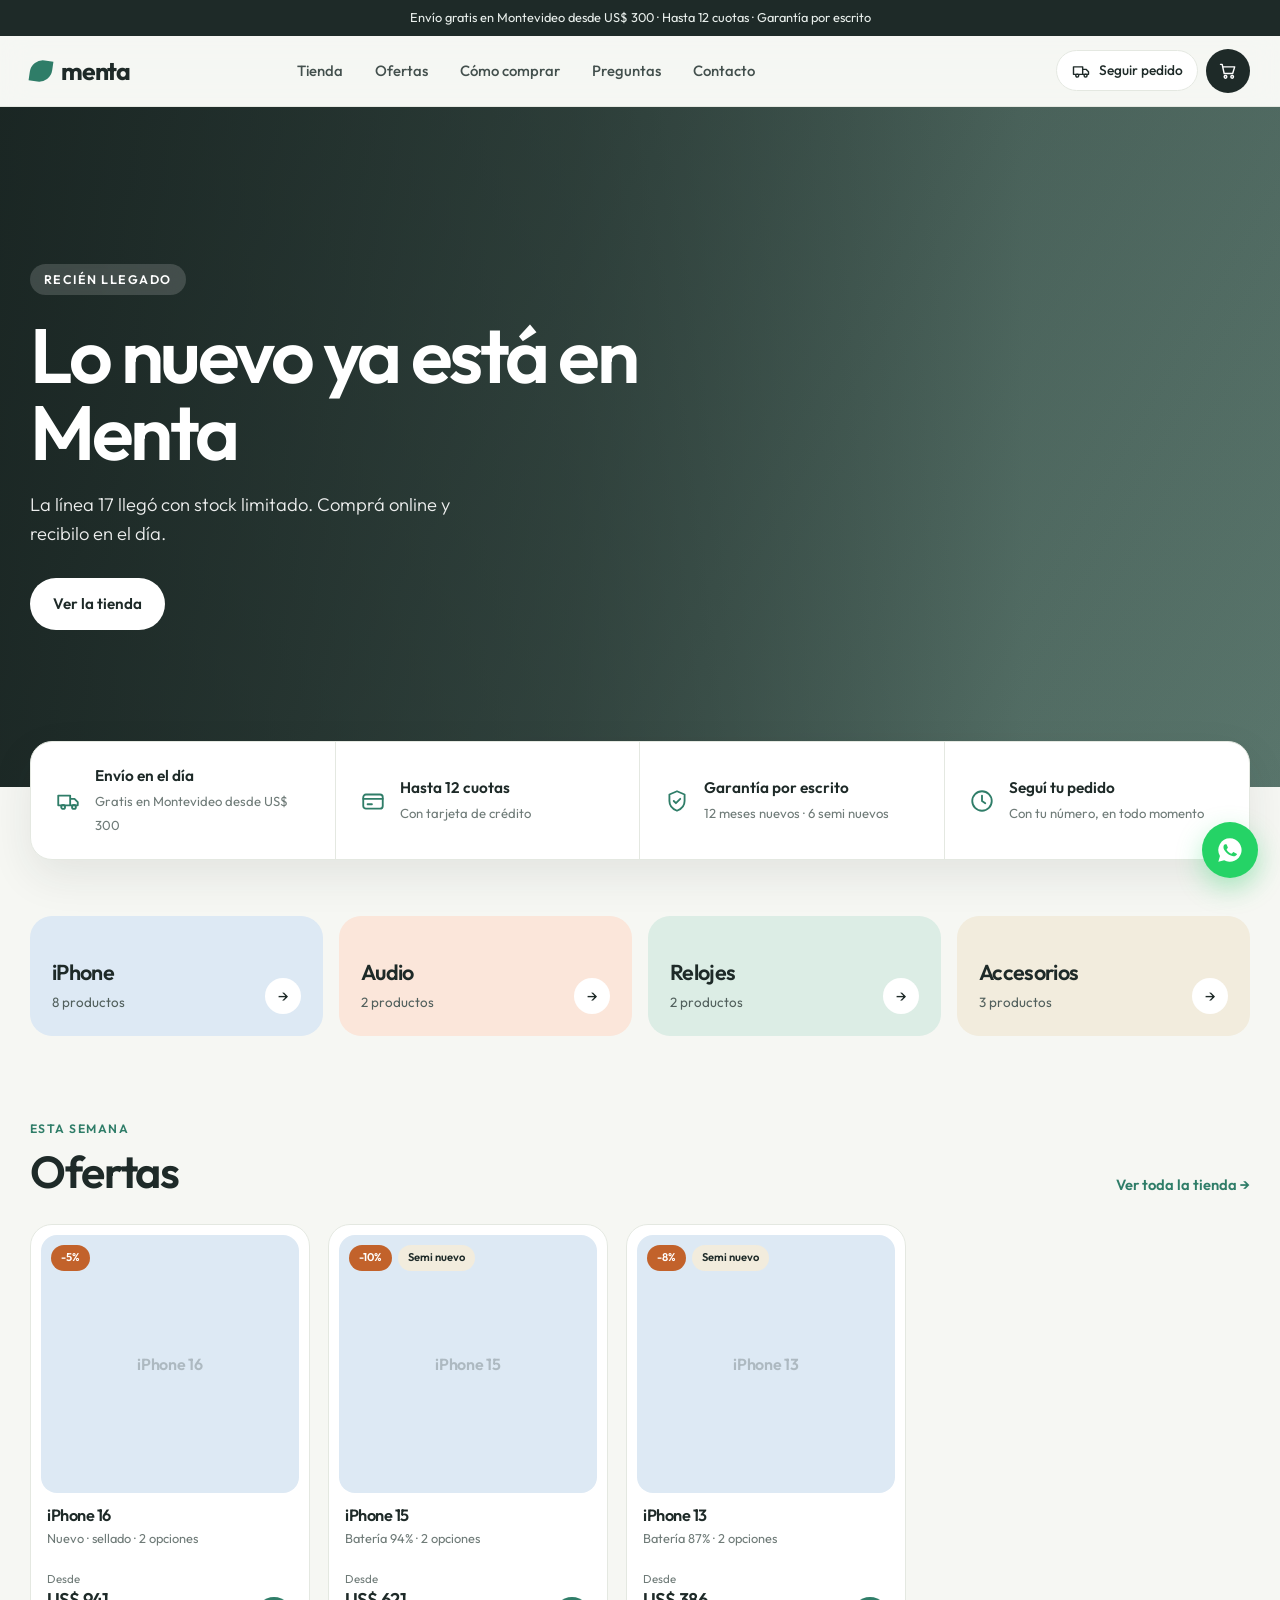
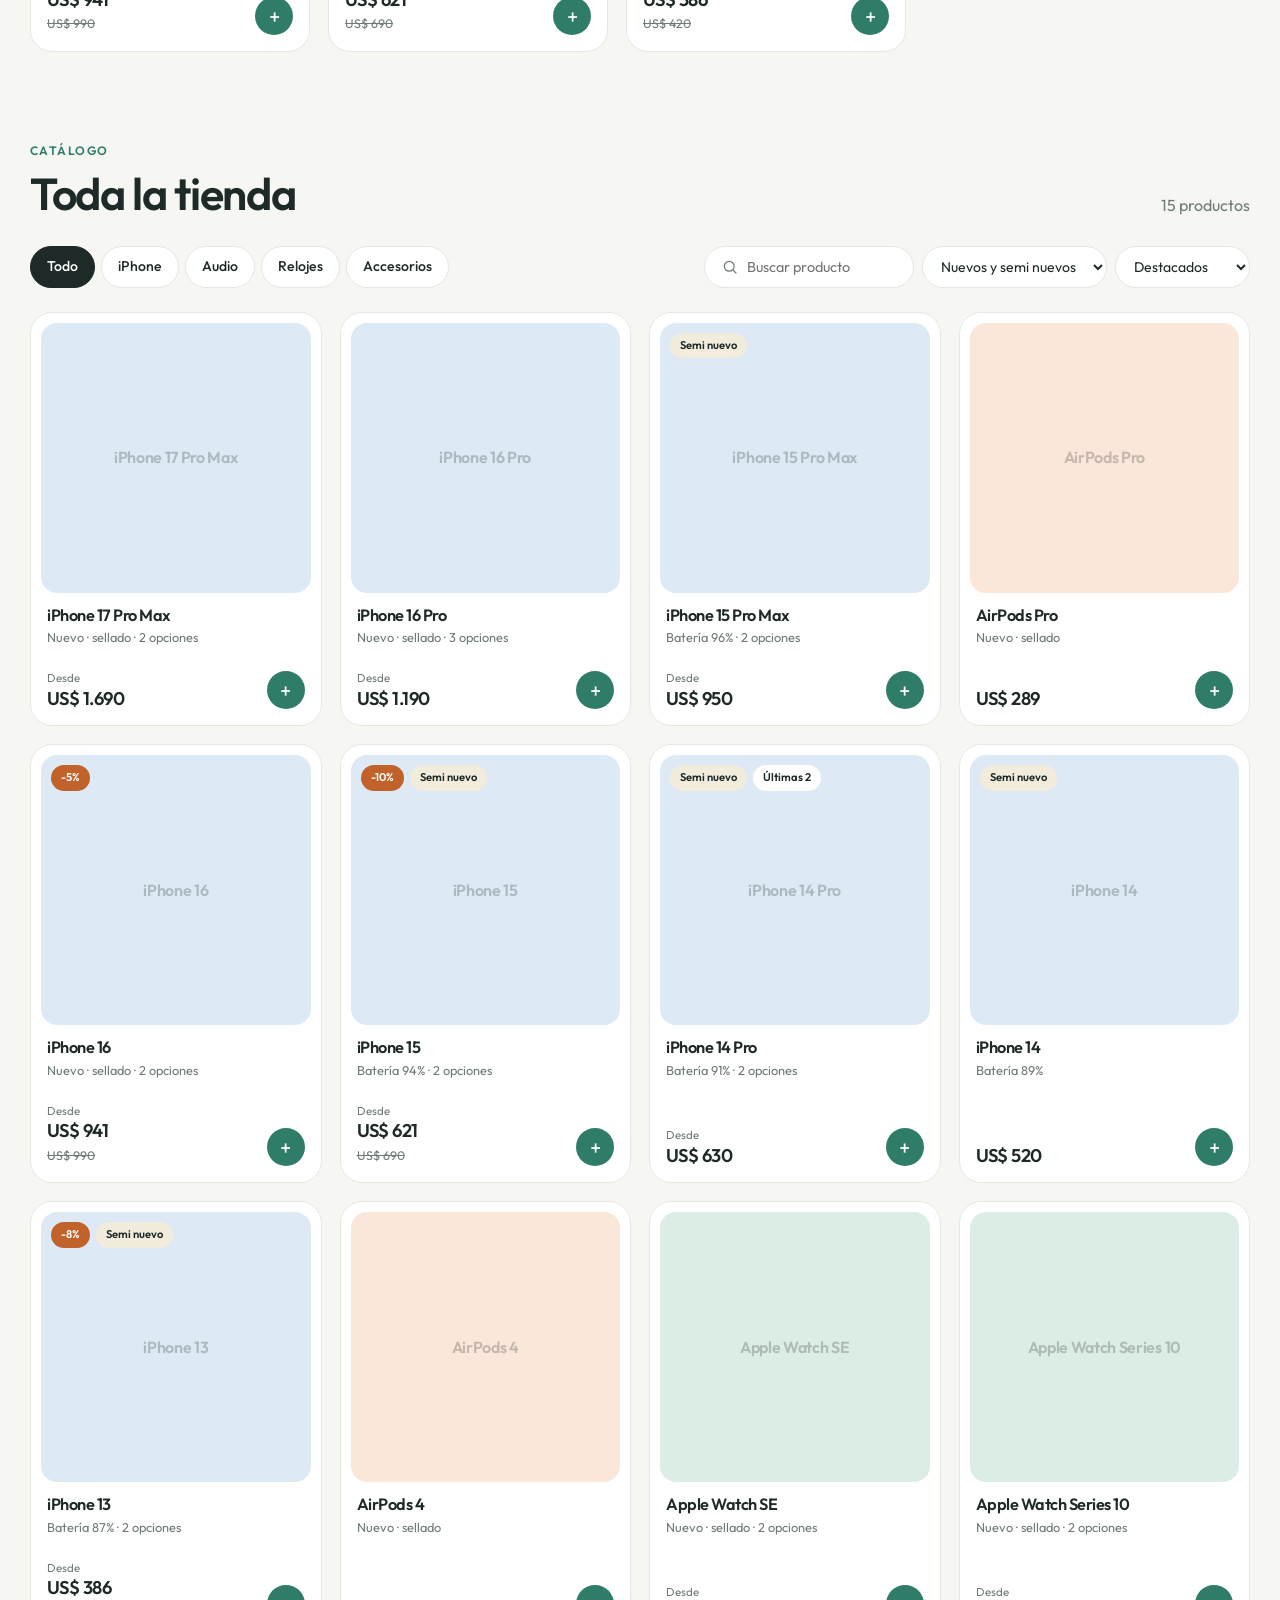
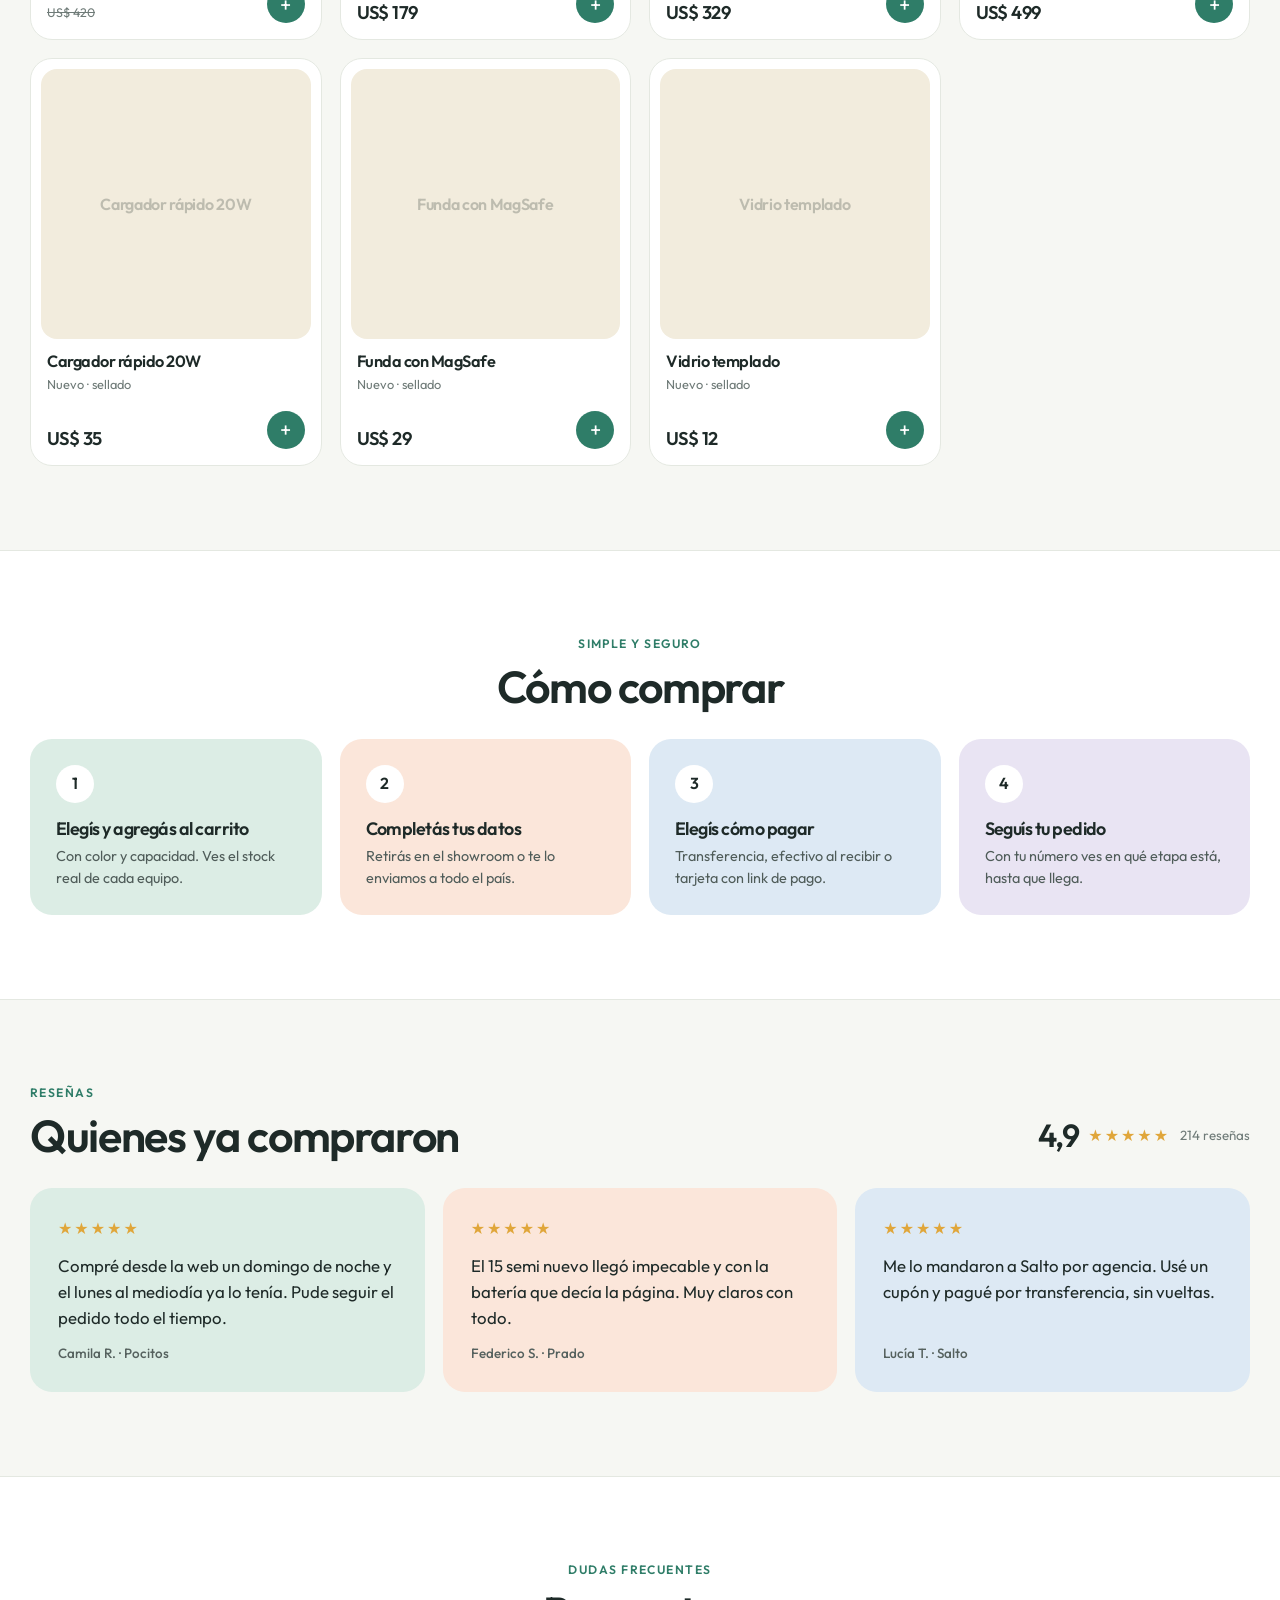
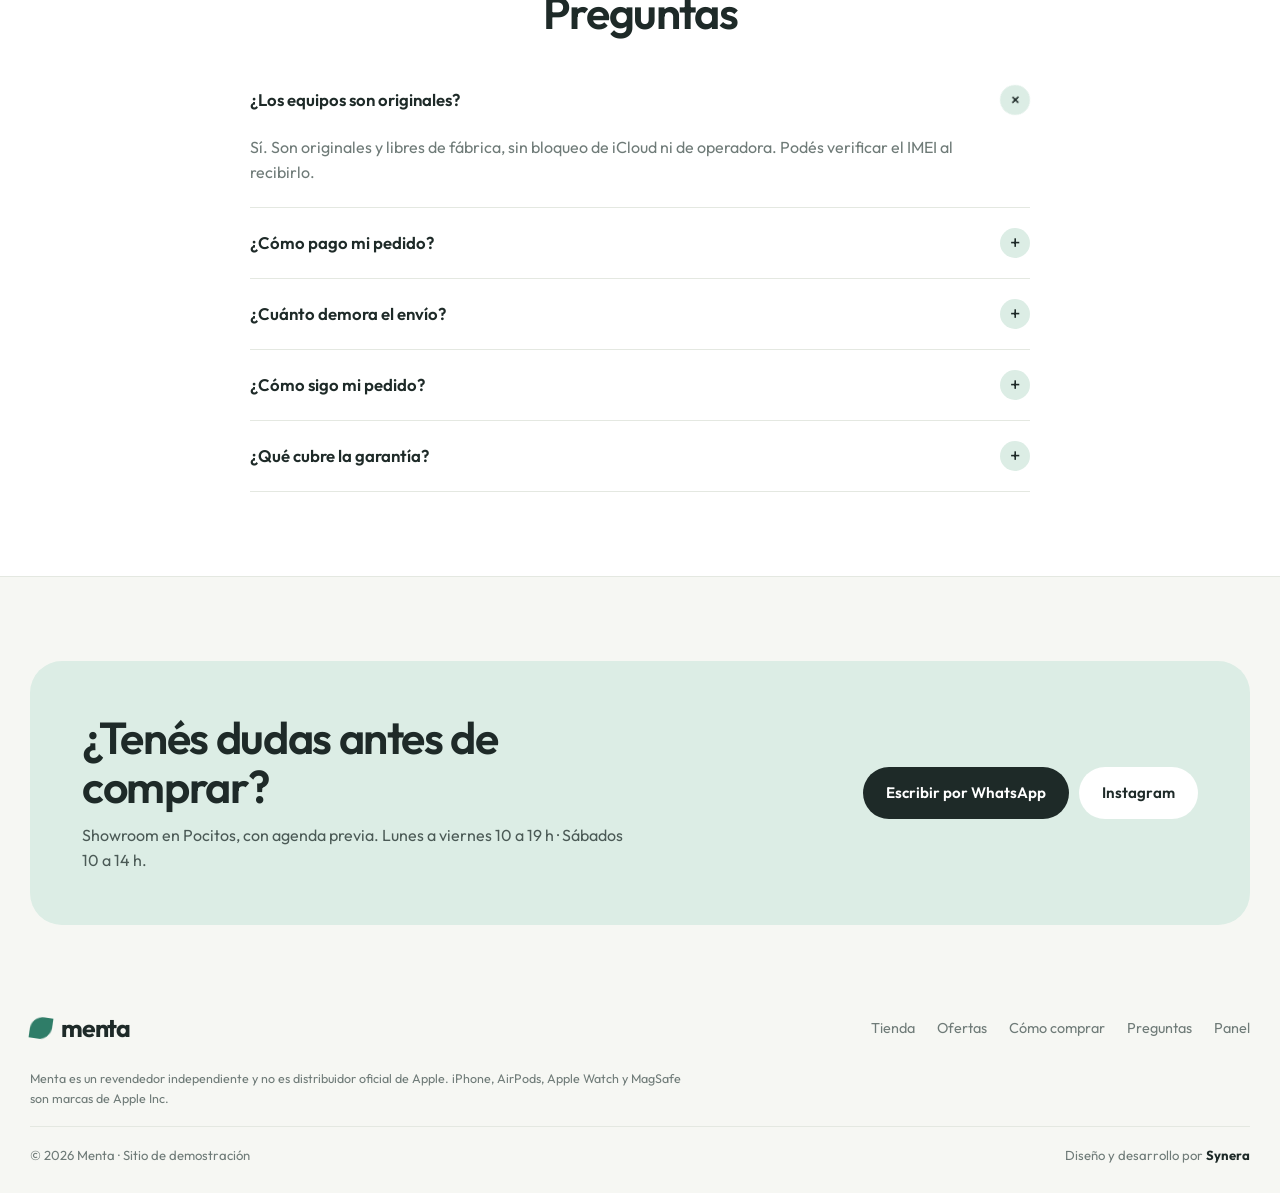
<file: index.html>
<!DOCTYPE html>
<html lang="es">
<head>
  <meta charset="UTF-8">
  <meta name="viewport" content="width=device-width, initial-scale=1, viewport-fit=cover">
  <title>Menta · Tienda online de iPhone, audio y relojes</title>
  <meta name="description" content="Comprá online iPhone nuevos y semi nuevos, AirPods, relojes y accesorios. Envíos a todo el país, cuotas, garantía y seguimiento de tu pedido.">
  <meta name="theme-color" content="#F6F7F3">
  <link rel="preconnect" href="https://fonts.googleapis.com">
  <link rel="preconnect" href="https://fonts.gstatic.com" crossorigin>
  <link href="https://fonts.googleapis.com/css2?family=Outfit:wght@300;400;500;600;700&display=swap" rel="stylesheet">
  <link rel="stylesheet" href="site.css">
</head>
<body>

  <div class="topbar"><div class="container" id="topbar"></div></div>

  <!-- Nav -->
  <header class="nav" id="nav">
    <div class="container nav-in">
      <a href="#inicio" class="logo" aria-label="Menta, inicio"><i></i>menta</a>
      <nav class="menu" id="menu" aria-label="Secciones">
        <a href="#tienda">Tienda</a>
        <a href="#ofertas">Ofertas</a>
        <a href="#como">Cómo comprar</a>
        <a href="#faq">Preguntas</a>
        <a href="#contacto">Contacto</a>
      </nav>
      <div class="nav-act">
        <button class="pill-btn" id="trackBtn"><svg class="ic" viewBox="0 0 24 24"><path d="M3 7h11v9H3zM14 10h4l3 3v3h-7z"/><circle cx="7.5" cy="17.5" r="1.8"/><circle cx="17.5" cy="17.5" r="1.8"/></svg><span>Seguir pedido</span></button>
        <button class="cart-btn" id="cartBtn" aria-label="Ver carrito"><svg class="ic" viewBox="0 0 24 24"><path d="M3 4h2l2.4 11h10.2L20 7H6.2"/><circle cx="9" cy="19" r="1.6"/><circle cx="17" cy="19" r="1.6"/></svg><em id="cartCount" hidden>0</em></button>
        <button class="burger" id="burger" aria-label="Abrir menú" aria-expanded="false" aria-controls="menu"><span></span><span></span></button>
      </div>
    </div>
  </header>

  <!-- Banner a imagen completa -->
  <section class="hero" id="inicio">
    <div class="slides" id="slides"></div>
    <div class="hero-dots" id="dots"></div>
  </section>

  <!-- Beneficios -->
  <section class="container">
    <ul class="perks">
      <li><svg class="ic" viewBox="0 0 24 24"><path d="M3 7h11v9H3zM14 10h4l3 3v3h-7z"/><circle cx="7.5" cy="17.5" r="1.8"/><circle cx="17.5" cy="17.5" r="1.8"/></svg><div><b>Envío en el día</b><span id="perkShip"></span></div></li>
      <li><svg class="ic" viewBox="0 0 24 24"><rect x="3" y="6" width="18" height="13" rx="2.5"/><path d="M3 10h18M7 15h4"/></svg><div><b>Hasta 12 cuotas</b><span>Con tarjeta de crédito</span></div></li>
      <li><svg class="ic" viewBox="0 0 24 24"><path d="M12 3 5 6v6c0 4.5 3 7.5 7 9 4-1.5 7-4.5 7-9V6z"/><path d="m9 12 2 2 4-4"/></svg><div><b>Garantía por escrito</b><span>12 meses nuevos · 6 semi nuevos</span></div></li>
      <li><svg class="ic" viewBox="0 0 24 24"><circle cx="12" cy="12" r="9"/><path d="M12 7v5l3 2"/></svg><div><b>Seguí tu pedido</b><span>Con tu número, en todo momento</span></div></li>
    </ul>
  </section>

  <!-- Categorías -->
  <section class="section-sm"><div class="container"><div class="cats" id="cats"></div></div></section>

  <!-- Ofertas -->
  <section class="section offers" id="ofertas">
    <div class="container">
      <div class="sec-head"><div><p class="kicker">Esta semana</p><h2>Ofertas</h2></div><a href="#tienda" class="link">Ver toda la tienda →</a></div>
      <div class="rail" id="offerGrid"></div>
    </div>
  </section>

  <!-- Tienda -->
  <section class="section" id="tienda">
    <div class="container">
      <div class="sec-head"><div><p class="kicker">Catálogo</p><h2>Toda la tienda</h2></div><p class="muted" id="count"></p></div>
      <div class="tools">
        <div class="chips" id="chips"></div>
        <div class="tools-r">
          <label class="search"><svg class="ic" viewBox="0 0 24 24"><circle cx="11" cy="11" r="6.5"/><path d="m20 20-4.2-4.2"/></svg><input id="q" placeholder="Buscar producto" aria-label="Buscar producto"></label>
          <select id="fEstado" aria-label="Estado"><option value="">Nuevos y semi nuevos</option><option value="nuevo">Solo nuevos</option><option value="semi">Solo semi nuevos</option></select>
          <select id="sort" aria-label="Ordenar"><option value="rel">Destacados</option><option value="asc">Menor precio</option><option value="desc">Mayor precio</option></select>
        </div>
      </div>
      <div class="grid" id="grid"></div>
      <p class="empty" id="empty" hidden>No encontramos productos con esos filtros.</p>
    </div>
  </section>

  <!-- Cómo comprar -->
  <section class="section soft" id="como">
    <div class="container">
      <div class="sec-head center"><div><p class="kicker">Simple y seguro</p><h2>Cómo comprar</h2></div></div>
      <ol class="how">
        <li><span>1</span><h3>Elegís y agregás al carrito</h3><p>Con color y capacidad. Ves el stock real de cada equipo.</p></li>
        <li><span>2</span><h3>Completás tus datos</h3><p>Retirás en el showroom o te lo enviamos a todo el país.</p></li>
        <li><span>3</span><h3>Elegís cómo pagar</h3><p>Transferencia, efectivo al recibir o tarjeta con link de pago.</p></li>
        <li><span>4</span><h3>Seguís tu pedido</h3><p>Con tu número ves en qué etapa está, hasta que llega.</p></li>
      </ol>
    </div>
  </section>

  <!-- Reseñas -->
  <section class="section">
    <div class="container">
      <div class="sec-head"><div><p class="kicker">Reseñas</p><h2>Quienes ya compraron</h2></div><div class="rating"><b>4,9</b><span class="stars">★★★★★</span><small>214 reseñas</small></div></div>
      <div class="reviews">
        <blockquote class="t-mint"><span class="stars">★★★★★</span><p>Compré desde la web un domingo de noche y el lunes al mediodía ya lo tenía. Pude seguir el pedido todo el tiempo.</p><cite>Camila R. · Pocitos</cite></blockquote>
        <blockquote class="t-peach"><span class="stars">★★★★★</span><p>El 15 semi nuevo llegó impecable y con la batería que decía la página. Muy claros con todo.</p><cite>Federico S. · Prado</cite></blockquote>
        <blockquote class="t-sky"><span class="stars">★★★★★</span><p>Me lo mandaron a Salto por agencia. Usé un cupón y pagué por transferencia, sin vueltas.</p><cite>Lucía T. · Salto</cite></blockquote>
      </div>
    </div>
  </section>

  <!-- FAQ -->
  <section class="section soft" id="faq">
    <div class="container narrow">
      <div class="sec-head center"><div><p class="kicker">Dudas frecuentes</p><h2>Preguntas</h2></div></div>
      <div class="faq">
        <details open><summary>¿Los equipos son originales?</summary><p>Sí. Son originales y libres de fábrica, sin bloqueo de iCloud ni de operadora. Podés verificar el IMEI al recibirlo.</p></details>
        <details><summary>¿Cómo pago mi pedido?</summary><p>Al confirmar elegís transferencia, efectivo al recibir o tarjeta. Si elegís tarjeta te enviamos un link de pago por WhatsApp.</p></details>
        <details><summary>¿Cuánto demora el envío?</summary><p>En Montevideo llega en el día si comprás antes de las 16 h. Al interior va por agencia en 24 a 48 horas.</p></details>
        <details><summary>¿Cómo sigo mi pedido?</summary><p>Con el número que te damos al comprar. Entrás a “Seguir pedido”, lo escribís y ves en qué etapa está.</p></details>
        <details><summary>¿Qué cubre la garantía?</summary><p>Fallas de funcionamiento: 12 meses en nuevos y 6 en semi nuevos. No cubre golpes, humedad ni daños por uso.</p></details>
      </div>
    </div>
  </section>

  <!-- Contacto -->
  <section class="section" id="contacto">
    <div class="container">
      <div class="contact">
        <div><h2>¿Tenés dudas antes de comprar?</h2><p id="contactTxt"></p></div>
        <div class="contact-act"><a href="#" class="btn btn-dark js-wa" data-msg="¡Hola Menta! Quería hacer una consulta.">Escribir por WhatsApp</a><a href="https://instagram.com/" target="_blank" rel="noopener" class="btn btn-white">Instagram</a></div>
      </div>
    </div>
  </section>

  <footer class="footer">
    <div class="container">
      <div class="f-row">
        <a href="#inicio" class="logo"><i></i>menta</a>
        <nav><a href="#tienda">Tienda</a><a href="#ofertas">Ofertas</a><a href="#como">Cómo comprar</a><a href="#faq">Preguntas</a><a href="panel.html">Panel</a></nav>
      </div>
      <p class="legal">Menta es un revendedor independiente y no es distribuidor oficial de Apple. iPhone, AirPods, Apple Watch y MagSafe son marcas de Apple Inc.</p>
      <div class="f-bottom"><p>© <span id="year"></span> Menta · Sitio de demostración</p><p>Diseño y desarrollo por <b>Synera</b></p></div>
    </div>
  </footer>

  <!-- Ficha de producto -->
  <div class="overlay" id="pm" hidden>
    <div class="ov-bg" data-close></div>
    <article class="modal" role="dialog" aria-modal="true" aria-labelledby="pmName">
      <button class="x" data-close aria-label="Cerrar">&times;</button>
      <div class="pm-media" id="pmMedia"></div>
      <div class="pm-body">
        <div class="pm-tags" id="pmTags"></div>
        <h3 id="pmName"></h3>
        <p class="muted" id="pmDesc"></p>
        <div class="opt" id="pmColorWrap"><h4>Color</h4><div class="pills" id="pmColors"></div></div>
        <div class="opt" id="pmVarWrap"><h4>Opción</h4><div class="pills" id="pmVars"></div></div>
        <div class="pm-price"><div><b id="pmPrice"></b><s id="pmOld"></s></div><span id="pmStock"></span></div>
        <p class="pm-cuotas" id="pmCuotas"></p>
        <div class="pm-buy">
          <div class="qty"><button id="pmMinus" aria-label="Menos">−</button><b id="pmQty">1</b><button id="pmPlus" aria-label="Más">+</button></div>
          <button class="btn btn-dark" id="pmAdd">Agregar al carrito</button>
        </div>
      </div>
    </article>
  </div>

  <!-- Carrito y compra -->
  <div class="overlay ov-right" id="drawer" hidden>
    <div class="ov-bg" data-close></div>
    <aside class="drawer" role="dialog" aria-modal="true" aria-labelledby="dTitle">
      <div class="d-head"><h3 id="dTitle">Tu carrito</h3><button class="x" data-close aria-label="Cerrar">&times;</button></div>
      <ol class="d-steps" id="dSteps"><li>Carrito</li><li>Datos y entrega</li><li>Pago</li></ol>
      <div class="d-body" id="dBody"></div>
    </aside>
  </div>

  <!-- Seguimiento -->
  <div class="overlay" id="track" hidden>
    <div class="ov-bg" data-close></div>
    <div class="modal modal-sm" role="dialog" aria-modal="true" aria-labelledby="tTitle">
      <button class="x" data-close aria-label="Cerrar">&times;</button>
      <div class="track">
        <h3 id="tTitle">Seguí tu pedido</h3>
        <p class="muted">Escribí el número que te dimos al comprar. Probá con <b>MT-1040</b>.</p>
        <form id="tForm"><input id="tCode" placeholder="MT-0000" required aria-label="Número de pedido"><button class="btn btn-dark">Buscar</button></form>
        <div id="tOut"></div>
      </div>
    </div>
  </div>

  <a href="#" class="wa-float js-wa" data-msg="¡Hola Menta! Quería hacer una consulta." aria-label="Escribir por WhatsApp">
    <svg viewBox="0 0 24 24"><path d="M12 2a10 10 0 0 0-8.6 15.1L2 22l5-1.3A10 10 0 1 0 12 2zm5.3 14.2c-.2.6-1.3 1.2-1.8 1.2-.5.1-1 .1-3.3-.8-2.8-1.1-4.5-3.9-4.7-4.1-.1-.2-1.1-1.5-1.1-2.9 0-1.4.7-2 1-2.3.2-.3.5-.3.7-.3h.5c.2 0 .4 0 .6.5l.9 2.1c.1.2.1.4 0 .5l-.4.6-.4.4c-.1.2-.3.3-.1.6.2.3.8 1.3 1.6 2 1.1 1 2 1.3 2.3 1.4.3.1.5.1.6-.1l.9-1c.2-.3.4-.2.7-.1l2 1c.3.1.5.2.5.3.1.2.1.8-.1 1.4z"/></svg>
  </a>
  <div class="toast" id="toast" role="status" aria-live="polite"></div>

  <script src="store.js"></script>
  <script src="site.js"></script>
</body>
</html>
</file>
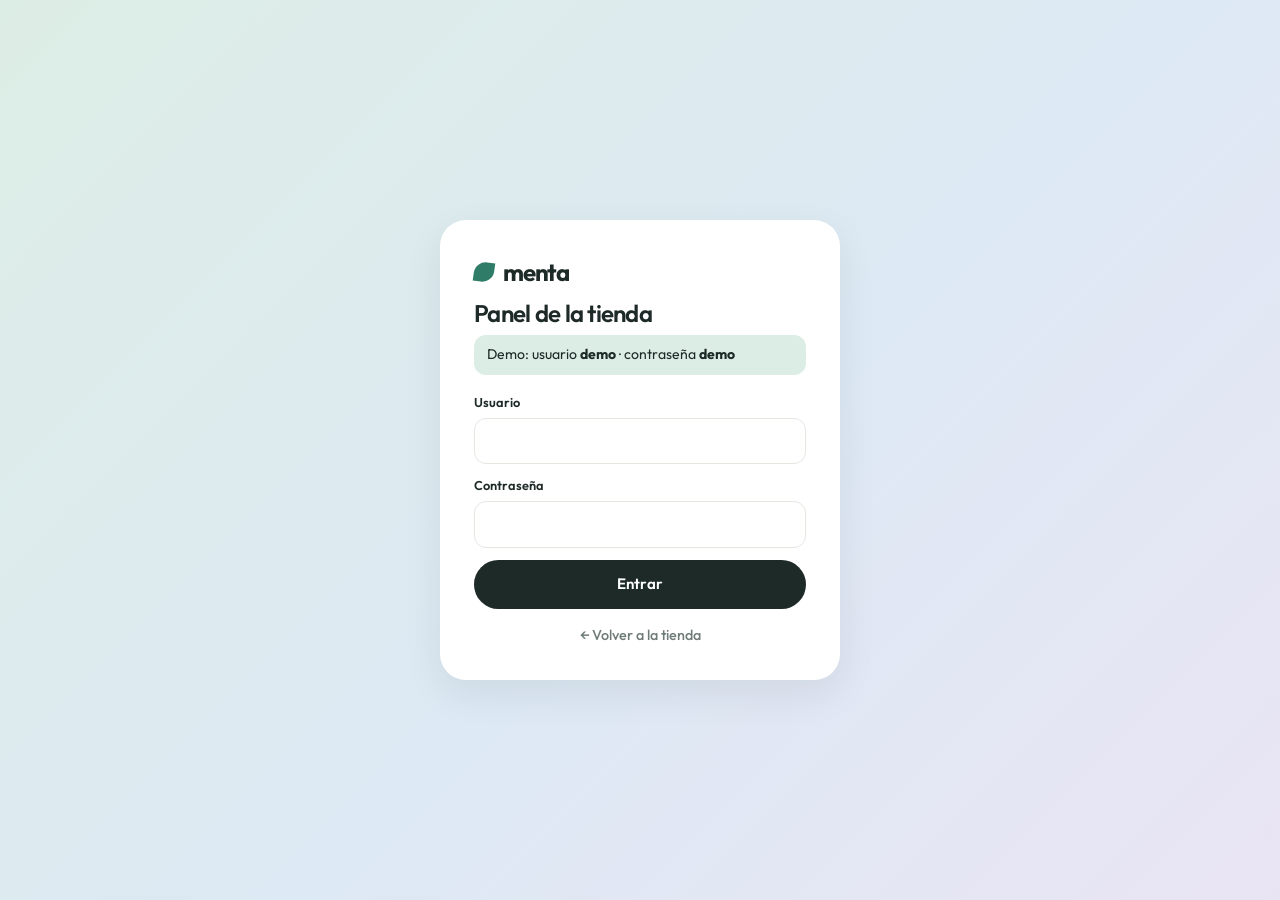
<file: panel.html>
<!DOCTYPE html>
<html lang="es">
<head>
  <meta charset="UTF-8">
  <meta name="viewport" content="width=device-width, initial-scale=1, viewport-fit=cover">
  <title>Panel · Menta</title>
  <meta name="robots" content="noindex">
  <meta name="theme-color" content="#F6F7F3">
  <link rel="preconnect" href="https://fonts.googleapis.com">
  <link rel="preconnect" href="https://fonts.gstatic.com" crossorigin>
  <link href="https://fonts.googleapis.com/css2?family=Outfit:wght@300;400;500;600;700&display=swap" rel="stylesheet">
  <link rel="stylesheet" href="panel.css">
</head>
<body>

  <!-- Login -->
  <main class="login" id="login">
    <form class="login-card" id="loginForm">
      <p class="logo"><i></i>menta</p>
      <h1>Panel de la tienda</h1>
      <p class="hint">Demo: usuario <b>demo</b> · contraseña <b>demo</b></p>
      <label class="fld">Usuario<input name="u" autocomplete="username" required></label>
      <label class="fld">Contraseña<input name="p" type="password" autocomplete="current-password" required></label>
      <p class="err" id="loginErr" hidden>Usuario o contraseña incorrectos.</p>
      <button class="btn btn-dark btn-block">Entrar</button>
      <a href="index.html" class="back">← Volver a la tienda</a>
    </form>
  </main>

  <div class="app" id="app" hidden>
    <aside class="side">
      <p class="logo"><i></i>menta</p>
      <nav id="nav">
        <button data-v="inicio" class="on"><svg class="ic" viewBox="0 0 24 24"><path d="M3 11l9-7 9 7v9a1 1 0 0 1-1 1h-5v-6h-6v6H4a1 1 0 0 1-1-1z"/></svg><span>Inicio</span></button>
        <button data-v="pedidos"><svg class="ic" viewBox="0 0 24 24"><path d="M6 7h12l-1 12a2 2 0 0 1-2 2H9a2 2 0 0 1-2-2z"/><path d="M9 7a3 3 0 0 1 6 0"/></svg><span>Pedidos</span><em id="newCount" hidden></em></button>
        <button data-v="productos"><svg class="ic" viewBox="0 0 24 24"><rect x="4" y="4" width="7" height="7" rx="1.5"/><rect x="13" y="4" width="7" height="7" rx="1.5"/><rect x="4" y="13" width="7" height="7" rx="1.5"/><rect x="13" y="13" width="7" height="7" rx="1.5"/></svg><span>Productos</span></button>
        <button data-v="cupones"><svg class="ic" viewBox="0 0 24 24"><path d="M4 8a2 2 0 0 1 2-2h12a2 2 0 0 1 2 2v2a2 2 0 0 0 0 4v2a2 2 0 0 1-2 2H6a2 2 0 0 1-2-2v-2a2 2 0 0 0 0-4z"/><path d="M10 9v6"/></svg><span>Cupones</span></button>
        <button data-v="ajustes"><svg class="ic" viewBox="0 0 24 24"><circle cx="12" cy="12" r="3"/><path d="M12 3v3M12 18v3M3 12h3M18 12h3M5.6 5.6l2.1 2.1M16.3 16.3l2.1 2.1M5.6 18.4l2.1-2.1M16.3 7.7l2.1-2.1"/></svg><span>Ajustes</span></button>
      </nav>
      <a href="index.html" target="_blank" class="btn btn-line btn-sm side-site">Ver tienda ↗</a>
    </aside>

    <main class="main">
      <!-- INICIO -->
      <section class="view" data-view="inicio">
        <header class="vh"><div><h2 id="hello">Hola</h2><p class="muted">Así viene la tienda en los últimos 30 días.</p></div></header>
        <div class="kpis">
          <div class="kpi t-mint"><small>Ventas (30 días)</small><b id="kSales"></b></div>
          <div class="kpi t-peach"><small>Pedidos (30 días)</small><b id="kOrders"></b></div>
          <div class="kpi t-sky"><small>Ticket promedio</small><b id="kAvg"></b></div>
          <div class="kpi t-lilac"><small>Por despachar</small><b id="kPend"></b></div>
        </div>
        <div class="cols">
          <div class="box"><div class="box-h"><h3>Ventas de los últimos 7 días</h3><span class="muted" id="chartTot"></span></div><div class="chart" id="chart"></div></div>
          <div class="box"><div class="box-h"><h3>Stock bajo</h3><button class="link" data-go="productos">Ver productos</button></div><div id="lowStock"></div></div>
        </div>
        <div class="cols">
          <div class="box"><div class="box-h"><h3>Últimos pedidos</h3><button class="link" data-go="pedidos">Ver todos</button></div><div id="recent"></div></div>
          <div class="box"><div class="box-h"><h3>Más vendidos</h3></div><div id="top"></div></div>
        </div>
      </section>

      <!-- PEDIDOS -->
      <section class="view" data-view="pedidos" hidden>
        <header class="vh"><div><h2>Pedidos</h2><p class="muted">Cada cambio de estado lo ve el cliente al seguir su pedido.</p></div></header>
        <div class="chips" id="oChips"></div>
        <div class="orders" id="orders"></div>
      </section>

      <!-- PRODUCTOS -->
      <section class="view" data-view="productos" hidden>
        <header class="vh"><div><h2>Productos</h2><p class="muted">Precio, stock y fotos. Lo que cambies se ve al instante en la tienda.</p></div><button class="btn btn-dark btn-sm" id="addProd">+ Nuevo producto</button></header>
        <label class="search"><svg class="ic" viewBox="0 0 24 24"><circle cx="11" cy="11" r="6.5"/><path d="m20 20-4.2-4.2"/></svg><input id="pq" placeholder="Buscar producto" aria-label="Buscar producto"></label>
        <div class="ptable" id="ptable"></div>
      </section>

      <!-- CUPONES -->
      <section class="view" data-view="cupones" hidden>
        <header class="vh"><div><h2>Cupones</h2><p class="muted">Códigos de descuento que el cliente aplica en el carrito.</p></div></header>
        <form class="box c-form" id="cForm">
          <label class="fld">Código<input name="code" required placeholder="VERANO15" maxlength="16"></label>
          <label class="fld">Descuento (%)<input name="pct" type="number" min="1" max="90" required placeholder="15"></label>
          <button class="btn btn-dark">Crear cupón</button>
        </form>
        <div class="box" id="cList"></div>
      </section>

      <!-- AJUSTES -->
      <section class="view" data-view="ajustes" hidden>
        <header class="vh"><div><h2>Ajustes</h2><p class="muted">Banner, envíos y datos de la tienda.</p></div></header>
        <form id="setForm" class="set">
          <div class="box" id="slidesEd"></div>
          <div class="box">
            <h3>Envíos</h3>
            <div class="three">
              <label class="fld">Montevideo (US$)<input name="shipMvd" type="number" min="0"></label>
              <label class="fld">Interior (US$)<input name="shipInt" type="number" min="0"></label>
              <label class="fld">Gratis desde (US$)<input name="freeFrom" type="number" min="0"></label>
            </div>
            <h3 class="mt">Datos de la tienda</h3>
            <label class="fld">Cinta superior<input name="topbar"></label>
            <label class="fld">Datos para transferencia<input name="bank"></label>
            <div class="two">
              <label class="fld">WhatsApp (con 598)<input name="whatsapp" inputmode="tel"></label>
              <label class="fld">Horario<input name="hours"></label>
            </div>
            <label class="fld">Dirección<input name="address"></label>
          </div>
          <div class="box">
            <h3>Demo</h3>
            <p class="muted sm">Volvé todo a como estaba al principio.</p>
            <div class="row"><button type="button" class="btn btn-line btn-sm" id="resetBtn">Restablecer datos</button><button type="button" class="btn btn-line btn-sm" id="logout">Cerrar sesión</button></div>
          </div>
          <div class="save-bar"><button class="btn btn-accent">Guardar cambios</button></div>
        </form>
      </section>
    </main>
  </div>

  <!-- Editar producto -->
  <div class="overlay" id="pSheet" hidden>
    <div class="ov-bg" data-close></div>
    <form class="sheet" id="pForm">
      <button type="button" class="x" data-close aria-label="Cerrar">&times;</button>
      <h3 id="pTitle">Producto</h3>
      <div class="img-row"><div class="thumb" id="pThumb"></div><label class="btn btn-line btn-sm">Subir foto<input type="file" accept="image/*" id="pFile" hidden></label></div>
      <label class="fld">Nombre<input name="name" required></label>
      <label class="fld">Descripción<textarea name="desc" rows="2"></textarea></label>
      <div class="three">
        <label class="fld">Categoría<select name="cat" id="pCat"></select></label>
        <label class="fld">Estado<select name="estado"><option value="nuevo">Nuevo</option><option value="semi">Semi nuevo</option></select></label>
        <label class="fld">Batería (%)<input name="batt" type="number" min="1" max="100"></label>
      </div>
      <label class="fld">Colores (separados por coma)<input name="colors" placeholder="Negro, Blanco, Azul"></label>
      <div class="var-h"><h4>Opciones, precio y stock</h4><button type="button" class="link" id="addVar">+ Agregar opción</button></div>
      <div id="vars"></div>
      <div class="two">
        <label class="fld">Descuento (%)<input name="off" type="number" min="0" max="90"></label>
        <div class="checks"><label class="check"><input type="checkbox" name="featured"> Destacado</label><label class="check"><input type="checkbox" name="active"> Visible en la tienda</label></div>
      </div>
      <div class="sheet-foot"><button type="button" class="btn btn-line btn-sm" id="delProd">Eliminar</button><button class="btn btn-accent">Guardar producto</button></div>
    </form>
  </div>

  <div class="toast" id="toast" role="status" aria-live="polite"></div>
  <script src="store.js"></script>
  <script src="panel.js"></script>
</body>
</html>
</file>
<file: site.css>
/* =========================================================
   MENTA — tienda online (plan Completo). Tonos suaves.
   ========================================================= */
:root{
  --bg:#F6F7F3; --card:#fff; --ink:#1E2A28; --muted:#6F7B78; --line:#E4E8E1;
  --accent:#2F7D68; --accent-d:#256554; --mint:#DCEDE5; --peach:#FBE6DA; --sky:#DDE9F4; --lilac:#E9E4F3; --sand:#F2ECDD;
  --warn:#C2622B; --r:22px; --r-s:14px; --sh:0 16px 44px rgba(30,42,40,.09);
  --font:"Outfit",system-ui,-apple-system,"Segoe UI",sans-serif;
}
*{box-sizing:border-box;margin:0;padding:0}
[hidden]{display:none!important}
html{scroll-behavior:smooth;scroll-padding-top:84px}
body{font-family:var(--font);background:var(--bg);color:var(--ink);line-height:1.55;-webkit-font-smoothing:antialiased;overflow-x:hidden}
img{display:block;max-width:100%}
a{color:inherit;text-decoration:none}
button,select,input,textarea{font:inherit;color:inherit}
button{cursor:pointer;background:none;border:0}
.container{width:min(1220px,100% - 40px);margin-inline:auto}
.narrow{max-width:780px}
h1,h2,h3,h4{letter-spacing:-.03em;line-height:1.1;font-weight:600}
.muted{color:var(--muted)}
.ic{width:20px;height:20px;fill:none;stroke:currentColor;stroke-width:1.7;stroke-linecap:round;stroke-linejoin:round;flex:none}
.kicker{font-size:.76rem;font-weight:600;letter-spacing:.12em;text-transform:uppercase;color:var(--accent);margin-bottom:8px}
.link{font-weight:600;font-size:.92rem;color:var(--accent)}
.stars{color:#E0A63A;letter-spacing:2px}
.t-mint{background:var(--mint)}.t-peach{background:var(--peach)}.t-sky{background:var(--sky)}.t-lilac{background:var(--lilac)}.t-sand{background:var(--sand)}

.ph{position:relative;overflow:hidden;background:var(--mint)}
.ph img{position:absolute;inset:0;width:100%;height:100%;object-fit:cover}
.ph>span{position:absolute;inset:0;display:grid;place-items:center;text-align:center;font-weight:600;color:rgba(30,42,40,.25);padding:10px;letter-spacing:-.02em}
.ph.t-mint{background:var(--mint)}.ph.t-peach{background:var(--peach)}.ph.t-sky{background:var(--sky)}.ph.t-lilac{background:var(--lilac)}.ph.t-sand{background:var(--sand)}

.btn{display:inline-flex;align-items:center;justify-content:center;gap:8px;font-weight:600;font-size:.95rem;padding:13px 22px;border-radius:999px;border:1px solid transparent;transition:transform .2s,background .2s,border-color .2s;white-space:nowrap;cursor:pointer}
.btn:hover{transform:translateY(-1px)}
.btn-dark{background:var(--ink);color:#fff}
.btn-dark:hover{background:#2f3f3c}
.btn-accent{background:var(--accent);color:#fff}
.btn-accent:hover{background:var(--accent-d)}
.btn-white{background:#fff;color:var(--ink)}
.btn-line{border-color:var(--line);background:#fff}
.btn-sm{padding:9px 16px;font-size:.86rem}
.btn-block{width:100%}
.btn[disabled]{opacity:.45;pointer-events:none}

/* topbar + nav */
.topbar{background:var(--ink);color:#e9efec;font-size:.8rem}
.topbar .container{text-align:center;padding:8px 0}
.nav{position:sticky;top:0;z-index:50;background:rgba(246,247,243,.9);backdrop-filter:blur(14px);-webkit-backdrop-filter:blur(14px);border-bottom:1px solid var(--line)}
.nav-in{display:flex;align-items:center;gap:20px;height:70px}
.logo{display:inline-flex;align-items:center;gap:9px;font-weight:700;font-size:1.55rem;letter-spacing:-.05em}
.logo i{width:22px;height:22px;border-radius:60% 0 60% 0;background:var(--accent);transform:rotate(8deg)}
.menu{display:flex;gap:4px;margin-inline:auto}
.menu a{font-size:.93rem;font-weight:500;padding:8px 14px;border-radius:999px;color:#43504d;transition:.2s}
.menu a:hover{background:#fff;color:var(--ink)}
.nav-act{display:flex;align-items:center;gap:8px;margin-left:auto}
.pill-btn{display:flex;align-items:center;gap:8px;font-size:.86rem;font-weight:500;padding:9px 14px;border-radius:999px;border:1px solid var(--line);background:#fff}
.cart-btn{position:relative;width:44px;height:44px;border-radius:50%;background:var(--ink);color:#fff;display:grid;place-items:center}
.cart-btn em{position:absolute;top:-4px;right:-4px;min-width:20px;height:20px;padding:0 5px;border-radius:999px;background:var(--accent);color:#fff;font-style:normal;font-size:.72rem;font-weight:700;display:grid;place-items:center;border:2px solid var(--bg)}
.cart-btn.bump{animation:bump .4s}
@keyframes bump{40%{transform:scale(1.15)}}
.burger{display:none;width:44px;height:44px;border-radius:50%;background:#fff;border:1px solid var(--line);flex-direction:column;justify-content:center;align-items:center;gap:5px}
.burger span{width:16px;height:2px;background:var(--ink);border-radius:2px;transition:.25s}
.burger[aria-expanded="true"] span:first-child{transform:translateY(3.5px) rotate(45deg)}
.burger[aria-expanded="true"] span:last-child{transform:translateY(-3.5px) rotate(-45deg)}

/* banner a imagen completa */
.hero{position:relative;height:min(78vh,680px);min-height:480px;overflow:hidden;background:#27332f}
.slide{position:absolute;inset:0;opacity:0;transition:opacity .9s;pointer-events:none}
.slide.on{opacity:1;pointer-events:auto}
.slide .ph{position:absolute;inset:0;background:linear-gradient(120deg,#31443f,#5d7a70)}
.slide .ph>span{display:none}
.slide::after{content:"";position:absolute;inset:0;background:linear-gradient(90deg,rgba(20,30,28,.78) 0%,rgba(20,30,28,.45) 45%,rgba(20,30,28,.05) 80%)}
.slide-in{position:relative;z-index:2;height:100%;display:flex;flex-direction:column;justify-content:center;align-items:flex-start;color:#fff}
.slide-tag{font-size:.78rem;font-weight:600;letter-spacing:.12em;text-transform:uppercase;padding:6px 14px;border-radius:999px;background:rgba(255,255,255,.16);backdrop-filter:blur(8px);margin-bottom:22px}
.slide h1{font-size:clamp(2.5rem,6vw,4.8rem);font-weight:600;letter-spacing:-.045em;line-height:1;max-width:680px}
.slide p{font-size:1.15rem;font-weight:300;max-width:470px;margin:20px 0 30px;opacity:.92}
.hero-dots{position:absolute;left:0;right:0;bottom:26px;z-index:3;display:flex;justify-content:center;gap:8px}
.hero-dots button{width:9px;height:9px;border-radius:999px;background:rgba(255,255,255,.5);transition:.3s}
.hero-dots button.on{width:30px;background:#fff}

/* beneficios */
.perks{list-style:none;display:grid;grid-template-columns:repeat(4,minmax(0,1fr));background:#fff;border:1px solid var(--line);border-radius:var(--r);box-shadow:var(--sh);margin-top:-46px;position:relative;z-index:5}
.perks li{display:flex;gap:14px;align-items:center;padding:22px 24px;border-right:1px solid var(--line);min-width:0}
.perks li:last-child{border-right:0}
.perks .ic{width:26px;height:26px;color:var(--accent)}
.perks b{display:block;font-weight:600;font-size:.96rem}
.perks span{font-size:.82rem;color:var(--muted)}

/* secciones */
.section{padding:84px 0}
.section-sm{padding:56px 0 0}
.soft{background:#fff;border-block:1px solid var(--line)}
.sec-head{display:flex;justify-content:space-between;align-items:end;gap:20px;flex-wrap:wrap;margin-bottom:28px}
.sec-head h2,.contact h2{font-size:clamp(1.9rem,4vw,2.8rem)}
.sec-head.center{justify-content:center;text-align:center}

/* categorías */
.cats{display:grid;grid-template-columns:repeat(4,minmax(0,1fr));gap:16px}
.cat{display:flex;justify-content:space-between;align-items:flex-end;padding:22px;border-radius:var(--r);min-height:120px;text-align:left;transition:transform .25s,box-shadow .25s}
.cat:hover{transform:translateY(-4px);box-shadow:var(--sh)}
.cat b{display:block;font-size:1.35rem;font-weight:600;letter-spacing:-.03em}
.cat small{color:#52605d;font-size:.84rem}
.cat i{width:36px;height:36px;border-radius:50%;background:#fff;display:grid;place-items:center;font-style:normal;transition:transform .25s}
.cat:hover i{transform:rotate(-45deg)}

/* productos */
.rail{display:flex;gap:18px;overflow-x:auto;scroll-snap-type:x mandatory;scrollbar-width:none;padding-bottom:6px}
.rail::-webkit-scrollbar{display:none}
.rail .prod{flex:0 0 280px;scroll-snap-align:start}
.offers{padding-bottom:0}
.tools{display:flex;justify-content:space-between;align-items:center;gap:14px;flex-wrap:wrap;margin-bottom:24px}
.chips{display:flex;gap:6px;flex-wrap:wrap}
.chips button{font-size:.88rem;font-weight:500;padding:9px 16px;border-radius:999px;border:1px solid var(--line);background:#fff;transition:.2s}
.chips button.on{background:var(--ink);color:#fff;border-color:var(--ink)}
.tools-r{display:flex;gap:8px;flex-wrap:wrap}
.search{display:flex;align-items:center;gap:8px;background:#fff;border:1px solid var(--line);border-radius:999px;padding:0 16px;height:42px}
.search .ic{width:18px;height:18px;color:var(--muted)}
.search input{border:0;outline:0;background:none;width:150px;font-size:.9rem}
.tools select{height:42px;border:1px solid var(--line);border-radius:999px;background:#fff;padding:0 14px;font-size:.88rem;outline:none;cursor:pointer}
.grid{display:grid;grid-template-columns:repeat(4,minmax(0,1fr));gap:18px}
.prod{background:#fff;border:1px solid var(--line);border-radius:var(--r);padding:10px 10px 16px;display:flex;flex-direction:column;cursor:pointer;transition:transform .25s,box-shadow .25s;animation:fade .4s both}
.prod:hover{transform:translateY(-4px);box-shadow:var(--sh)}
@keyframes fade{from{opacity:0;transform:translateY(10px)}}
.prod-media{position:relative;aspect-ratio:1/1;border-radius:16px;overflow:hidden}
.prod-media .ph{position:absolute;inset:0}
.prod-media .ph img{transition:transform .6s}
.prod:hover .ph img{transform:scale(1.05)}
.badges{position:absolute;top:10px;left:10px;z-index:2;display:flex;gap:6px;flex-wrap:wrap}
.tag{font-size:.7rem;font-weight:600;padding:4px 10px;border-radius:999px;background:#fff}
.tag.off{background:var(--warn);color:#fff}
.tag.semi{background:var(--sand)}
.tag.out{background:var(--ink);color:#fff}
.prod-body{padding:14px 6px 0;display:flex;flex-direction:column;gap:4px;flex:1}
.prod h3{font-size:1.02rem}
.prod-sub{font-size:.8rem;color:var(--muted)}
.prod-foot{display:flex;justify-content:space-between;align-items:flex-end;margin-top:auto;padding-top:12px;gap:8px}
.price b{font-size:1.15rem;font-weight:600;letter-spacing:-.03em;display:block;line-height:1.1}
.price s{font-size:.78rem;color:var(--muted)}
.price small{font-size:.72rem;color:var(--muted);font-weight:400}
.add{width:38px;height:38px;border-radius:50%;background:var(--accent);color:#fff;display:grid;place-items:center;font-size:1.3rem;line-height:1;flex:none;transition:.2s}
.prod:hover .add{background:var(--ink)}
.prod.is-out{opacity:.6}
.empty{text-align:center;padding:60px 20px;color:var(--muted);background:#fff;border:1px dashed var(--line);border-radius:var(--r)}

/* cómo comprar */
.how{list-style:none;display:grid;grid-template-columns:repeat(4,minmax(0,1fr));gap:18px}
.how li{background:var(--bg);border-radius:var(--r);padding:26px}
.how li:nth-child(1){background:var(--mint)}.how li:nth-child(2){background:var(--peach)}.how li:nth-child(3){background:var(--sky)}.how li:nth-child(4){background:var(--lilac)}
.how span{display:grid;place-items:center;width:38px;height:38px;border-radius:50%;background:#fff;font-weight:600}
.how h3{font-size:1.12rem;margin:16px 0 6px}
.how p{font-size:.9rem;color:#4f5c59}

/* reseñas */
.rating{display:flex;align-items:center;gap:10px}
.rating b{font-size:2rem;font-weight:600;letter-spacing:-.04em}
.rating small{color:var(--muted)}
.reviews{display:grid;grid-template-columns:repeat(3,minmax(0,1fr));gap:18px}
.reviews blockquote{border-radius:var(--r);padding:28px;display:flex;flex-direction:column;gap:12px}
.reviews p{font-size:1.05rem;flex:1}
.reviews cite{font-style:normal;font-size:.84rem;color:#55615e;font-weight:500}

/* faq */
.faq details{border-bottom:1px solid var(--line)}
.faq summary{list-style:none;cursor:pointer;display:flex;justify-content:space-between;align-items:center;gap:16px;padding:20px 0;font-weight:600;font-size:1.05rem}
.faq summary::-webkit-details-marker{display:none}
.faq summary::after{content:"+";width:30px;height:30px;flex:none;border-radius:50%;background:var(--mint);display:grid;place-items:center;font-weight:400;font-size:1.2rem;transition:transform .25s}
.faq details[open] summary::after{transform:rotate(45deg)}
.faq details p{color:var(--muted);padding:0 46px 22px 0}

/* contacto + footer */
.contact{background:var(--mint);border-radius:32px;padding:52px;display:flex;justify-content:space-between;align-items:center;gap:30px;flex-wrap:wrap}
.contact>div:first-child{max-width:560px}
.contact p{margin-top:12px;color:#4b5a56}
.contact-act{display:flex;gap:10px;flex-wrap:wrap}
.footer{padding:0 0 28px}
.f-row{display:flex;justify-content:space-between;align-items:center;gap:20px;flex-wrap:wrap}
.f-row nav{display:flex;gap:22px;flex-wrap:wrap;font-size:.9rem;color:var(--muted)}
.f-row nav a:hover{color:var(--ink)}
.legal{margin-top:22px;font-size:.78rem;color:var(--muted);max-width:660px}
.f-bottom{display:flex;justify-content:space-between;gap:12px;flex-wrap:wrap;margin-top:18px;padding-top:18px;border-top:1px solid var(--line);font-size:.82rem;color:var(--muted)}
.f-bottom b{color:var(--ink)}

/* overlays */
.overlay{position:fixed;inset:0;z-index:90;display:flex;align-items:center;justify-content:center;padding:20px}
.ov-bg{position:absolute;inset:0;background:rgba(30,42,40,.45);backdrop-filter:blur(4px)}
.x{position:absolute;top:14px;right:14px;z-index:3;width:38px;height:38px;border-radius:50%;background:#fff;border:1px solid var(--line);font-size:1.4rem;line-height:1;display:grid;place-items:center}
.modal{position:relative;width:min(900px,100%);max-height:calc(100dvh - 40px);overflow-y:auto;background:#fff;border-radius:28px;display:grid;grid-template-columns:minmax(0,1fr) minmax(0,1fr);animation:fade .3s}
.modal-sm{width:min(480px,100%);display:block}
.pm-media{position:relative;min-height:420px;margin:14px;border-radius:20px;overflow:hidden}
.pm-media .ph{position:absolute;inset:0}
.pm-media .ph>span{font-size:1.6rem}
.pm-body{padding:36px 34px 30px 16px;min-width:0}
.pm-tags{display:flex;gap:6px;flex-wrap:wrap;margin-bottom:12px}
.pm-tags .tag{border:1px solid var(--line)}
.pm-tags .tag.off{border-color:transparent}
.pm-body h3{font-size:2rem;margin-bottom:8px;padding-right:30px}
.opt{margin-top:18px}
.opt h4{font-size:.82rem;margin-bottom:9px}
.pills{display:flex;gap:8px;flex-wrap:wrap}
.pills button{font-size:.86rem;font-weight:500;padding:8px 14px;border-radius:999px;border:1px solid var(--line);background:#fff;transition:.2s}
.pills button.on{border-color:var(--ink);background:var(--ink);color:#fff}
.pills button.no{opacity:.4;text-decoration:line-through}
.pm-price{display:flex;justify-content:space-between;align-items:flex-end;gap:12px;margin-top:22px;padding-top:20px;border-top:1px solid var(--line)}
.pm-price b{font-size:2rem;font-weight:600;letter-spacing:-.04em;line-height:1}
.pm-price s{color:var(--muted);margin-left:8px}
.pm-price span{font-size:.84rem;font-weight:600;color:var(--accent);text-align:right}
.pm-price span.low{color:var(--warn)}
.pm-cuotas{font-size:.86rem;color:var(--muted);margin-top:6px}
.pm-buy{display:flex;gap:10px;margin-top:20px}
.pm-buy .btn{flex:1}
.qty{display:inline-flex;align-items:center;border:1px solid var(--line);border-radius:999px;background:#fff}
.qty button{width:36px;height:44px;font-weight:600;font-size:1.05rem}
.qty b{min-width:24px;text-align:center}

/* carrito */
.ov-right{justify-content:flex-end;padding:0}
.drawer{position:relative;width:min(460px,100%);height:100%;background:var(--bg);display:flex;flex-direction:column;animation:slide .3s}
@keyframes slide{from{transform:translateX(40px);opacity:0}}
.d-head{display:flex;justify-content:space-between;align-items:center;padding:20px 24px 14px}
.d-head h3{font-size:1.5rem}
.d-head .x{position:static}
.d-steps{list-style:none;display:flex;gap:6px;padding:0 24px 16px;border-bottom:1px solid var(--line);counter-reset:s}
.d-steps li{counter-increment:s;flex:1;font-size:.74rem;font-weight:500;color:var(--muted);padding-top:8px;border-top:3px solid var(--line)}
.d-steps li::before{content:counter(s) ". "}
.d-steps li.on{color:var(--ink);border-top-color:var(--accent)}
.d-body{flex:1;overflow-y:auto;padding:8px 24px 24px}
.d-item{display:grid;grid-template-columns:62px minmax(0,1fr) auto;gap:12px;align-items:center;padding:14px 0;border-bottom:1px solid var(--line)}
.d-item .ph{width:62px;height:62px;border-radius:14px}
.d-item .ph>span{display:none}
.d-item h5{font-size:.95rem;font-weight:600}
.d-item small{color:var(--muted);display:block}
.d-item .qty{margin-top:6px}
.d-item .qty button{width:28px;height:28px;font-size:.95rem}
.d-item .dp{font-weight:600;text-align:right;white-space:nowrap}
.sum{display:grid;gap:8px;padding:16px 0;font-size:.94rem}
.sum div{display:flex;justify-content:space-between;gap:10px}
.sum .tot{font-size:1.25rem;font-weight:600;padding-top:10px;border-top:1px solid var(--line)}
.sum .neg{color:var(--accent)}
.coupon{display:flex;gap:8px;margin-top:14px}
.coupon input{flex:1;min-width:0;text-transform:uppercase}
.fld{display:grid;gap:6px;font-size:.82rem;font-weight:600;margin-bottom:12px}
.fld input,.fld textarea,.coupon input,.track input{width:100%;font-weight:400;font-size:.95rem;padding:12px 14px;border:1px solid var(--line);border-radius:14px;background:#fff;outline:none}
.fld input:focus,.coupon input:focus,.track input:focus{border-color:var(--accent)}
.choice{display:grid;gap:8px;margin-bottom:16px}
.choice label{display:flex;justify-content:space-between;align-items:center;gap:10px;padding:13px 16px;border:1px solid var(--line);border-radius:14px;background:#fff;cursor:pointer;font-size:.93rem;transition:.2s}
.choice label.on{border-color:var(--accent);background:var(--mint)}
.choice input{accent-color:var(--accent);margin-right:10px}
.choice span{display:flex;align-items:center}
.choice small{color:var(--muted);font-weight:500;white-space:nowrap}
.d-h{font-size:.95rem;margin:18px 0 10px}
.d-actions{display:flex;gap:8px;margin-top:6px}
.d-actions .btn:last-child{flex:1}
.note{font-size:.84rem;color:var(--muted);background:#fff;border:1px dashed var(--line);border-radius:14px;padding:12px 14px;margin-bottom:14px}
.d-empty,.done{text-align:center;padding:46px 6px}
.d-empty p{font-size:1.2rem;margin-bottom:18px}
.done .ok{width:64px;height:64px;border-radius:50%;background:var(--mint);color:var(--accent);display:grid;place-items:center;font-size:1.8rem;margin:0 auto 16px}
.done h4{font-size:1.5rem}
.done .code{display:inline-block;font-size:1.7rem;font-weight:700;letter-spacing:.02em;padding:10px 22px;border-radius:16px;background:#fff;border:1px dashed var(--accent);margin:16px 0}
.done p{color:var(--muted);margin-bottom:10px;font-size:.94rem}
.done .btn{margin-top:8px}

/* seguimiento */
.track{padding:34px 30px 30px}
.track h3{font-size:1.6rem;margin-bottom:6px}
.track form{display:flex;gap:8px;margin:18px 0 6px}
.track input{flex:1;min-width:0;text-transform:uppercase}
.t-card{margin-top:18px;padding:18px;border-radius:18px;background:var(--bg)}
.t-card h4{font-size:1.05rem}
.t-card>small{color:var(--muted)}
.t-steps{list-style:none;margin-top:16px;display:grid;gap:0}
.t-steps li{position:relative;padding:0 0 18px 34px;font-size:.93rem;color:var(--muted)}
.t-steps li:last-child{padding-bottom:0}
.t-steps li::before{content:"";position:absolute;left:0;top:1px;width:20px;height:20px;border-radius:50%;border:2px solid var(--line);background:#fff}
.t-steps li::after{content:"";position:absolute;left:9px;top:23px;bottom:1px;width:2px;background:var(--line)}
.t-steps li:last-child::after{display:none}
.t-steps li.on{color:var(--ink);font-weight:600}
.t-steps li.on::before{background:var(--accent) url("data:image/svg+xml,%3Csvg xmlns='http://www.w3.org/2000/svg' viewBox='0 0 24 24' fill='none' stroke='white' stroke-width='3.4' stroke-linecap='round' stroke-linejoin='round'%3E%3Cpath d='m6 12 4 4 8-8'/%3E%3C/svg%3E") center/12px no-repeat;border-color:var(--accent)}
.t-steps li.on::after{background:var(--accent)}
.t-err{margin-top:14px;color:var(--warn);font-weight:500}

.wa-float{position:fixed;right:22px;bottom:22px;z-index:40;width:56px;height:56px;border-radius:50%;background:#25D366;display:grid;place-items:center;box-shadow:0 10px 26px rgba(37,211,102,.35);transition:transform .2s}
.wa-float:hover{transform:scale(1.08)}
.wa-float svg{width:28px;height:28px;fill:#fff}
.toast{position:fixed;left:50%;bottom:28px;z-index:99;transform:translate(-50%,20px);opacity:0;background:var(--ink);color:#fff;font-size:.9rem;font-weight:500;padding:12px 20px;border-radius:999px;transition:.25s;pointer-events:none;max-width:calc(100vw - 32px);text-align:center}
.toast.show{opacity:1;transform:translate(-50%,0)}

/* ================= responsive ================= */
@media (max-width:1080px){
  .grid{grid-template-columns:repeat(3,minmax(0,1fr))}
  .perks{grid-template-columns:repeat(2,minmax(0,1fr))}
  .perks li:nth-child(2){border-right:0}
  .perks li:nth-child(-n+2){border-bottom:1px solid var(--line)}
  .how{grid-template-columns:repeat(2,minmax(0,1fr))}
}
@media (max-width:900px){
  .menu{position:absolute;top:100%;left:0;right:0;flex-direction:column;gap:0;background:var(--bg);border-bottom:1px solid var(--line);padding:6px 20px 18px;display:none}
  .menu.open{display:flex}
  .menu a{padding:14px 4px;border-radius:0;border-bottom:1px solid var(--line);font-size:1.05rem}
  .menu a:hover{background:none}
  .burger{display:flex}
  .cats{grid-template-columns:repeat(2,minmax(0,1fr))}
  .reviews{grid-template-columns:minmax(0,1fr)}
  .section{padding:64px 0}
  .modal{grid-template-columns:minmax(0,1fr)}
  .pm-media{min-height:0;aspect-ratio:1.25/1}
  .pm-body{padding:6px 22px 26px}
  .contact{padding:36px 26px}
  .tools-r{width:100%}
  .search{flex:1 1 100%}
  .search input{width:100%}
  .tools select{flex:1;min-width:0}
}
@media (max-width:640px){
  .container{width:calc(100% - 32px)}
  .pill-btn span{display:none}
  .pill-btn{padding:0;width:44px;height:44px;justify-content:center}
  .topbar{font-size:.72rem}
  .hero{height:auto;min-height:0;aspect-ratio:auto}
  .hero .slides{position:relative;height:540px}
  .slide::after{background:linear-gradient(180deg,rgba(20,30,28,.25) 0%,rgba(20,30,28,.8) 70%)}
  .slide-in{justify-content:flex-end;padding-bottom:86px}
  .slide p{font-size:1rem;margin:14px 0 22px}
  .hero-dots{bottom:62px}
  .perks{grid-template-columns:minmax(0,1fr);margin-top:-40px}
  .perks li{border-right:0!important;border-bottom:1px solid var(--line);padding:16px 18px}
  .perks li:last-child{border-bottom:0}
  .cats{gap:10px}
  .cat{padding:16px;min-height:96px}
  .cat b{font-size:1.1rem}
  .cat i{width:30px;height:30px}
  .grid{grid-template-columns:repeat(2,minmax(0,1fr));gap:10px}
  .rail .prod{flex-basis:68%}
  .prod{padding:8px 8px 12px;border-radius:18px}
  .prod-body{padding:10px 4px 0}
  .prod h3{font-size:.92rem}
  .price b{font-size:1rem}
  .add{width:34px;height:34px}
  .tag{font-size:.62rem;padding:3px 8px}
  .how{grid-template-columns:minmax(0,1fr)}
  .faq details p{padding-right:0}
  .contact{border-radius:26px}
  .contact-act .btn{flex:1}
  .overlay{padding:0;align-items:flex-end}
  .modal{border-radius:26px 26px 0 0;max-height:94dvh}
  .pm-body h3{font-size:1.6rem}
  .track{padding:28px 20px calc(24px + env(safe-area-inset-bottom))}
  .f-row{flex-direction:column;align-items:flex-start}
  .wa-float{right:16px;bottom:16px}
}
@media (prefers-reduced-motion:reduce){*{animation:none!important;transition:none!important}html{scroll-behavior:auto}}
</file>
<file: panel.css>
/* =========================================================
   MENTA — panel de la tienda
   ========================================================= */
:root{
  --bg:#F6F7F3; --ink:#1E2A28; --muted:#6F7B78; --line:#E4E8E1;
  --accent:#2F7D68; --mint:#DCEDE5; --peach:#FBE6DA; --sky:#DDE9F4; --lilac:#E9E4F3; --sand:#F2ECDD; --warn:#C2622B;
  --r:20px; --sh:0 14px 38px rgba(30,42,40,.08);
  --font:"Outfit",system-ui,-apple-system,"Segoe UI",sans-serif;
}
*{box-sizing:border-box;margin:0;padding:0}
[hidden]{display:none!important}
body{font-family:var(--font);background:var(--bg);color:var(--ink);line-height:1.5;-webkit-font-smoothing:antialiased;overflow-x:hidden}
button,select,input,textarea{font:inherit;color:inherit}
button{cursor:pointer;background:none;border:0}
a{color:inherit;text-decoration:none}
h1,h2,h3,h4{letter-spacing:-.03em;line-height:1.15;font-weight:600}
.muted{color:var(--muted)}.sm{font-size:.88rem}
.ic{width:20px;height:20px;fill:none;stroke:currentColor;stroke-width:1.7;stroke-linecap:round;stroke-linejoin:round;flex:none}
.t-mint{background:var(--mint)}.t-peach{background:var(--peach)}.t-sky{background:var(--sky)}.t-lilac{background:var(--lilac)}.t-sand{background:var(--sand)}
.logo{display:inline-flex;align-items:center;gap:9px;font-weight:700;font-size:1.5rem;letter-spacing:-.05em}
.logo i{width:20px;height:20px;border-radius:60% 0 60% 0;background:var(--accent);transform:rotate(8deg)}
.link{font-weight:600;font-size:.86rem;color:var(--accent)}

.btn{display:inline-flex;align-items:center;justify-content:center;gap:8px;font-weight:600;font-size:.94rem;padding:12px 20px;border-radius:999px;border:1px solid transparent;transition:.2s;white-space:nowrap;cursor:pointer}
.btn-dark{background:var(--ink);color:#fff}
.btn-dark:hover{background:#2f3f3c}
.btn-accent{background:var(--accent);color:#fff}
.btn-line{border-color:var(--line);background:#fff}
.btn-line:hover{border-color:var(--ink)}
.btn-sm{padding:8px 14px;font-size:.84rem}
.btn-block{width:100%}
.fld{display:grid;gap:6px;font-size:.8rem;font-weight:600;margin-bottom:12px;min-width:0}
.fld input,.fld select,.fld textarea,.search input{width:100%;min-width:0;font-weight:400;font-size:.94rem;padding:11px 13px;border:1px solid var(--line);border-radius:12px;background:#fff;outline:none;resize:vertical}
.fld input:focus,.fld select:focus,.fld textarea:focus{border-color:var(--accent)}
.two{display:grid;grid-template-columns:repeat(2,minmax(0,1fr));gap:12px}
.three{display:grid;grid-template-columns:repeat(3,minmax(0,1fr));gap:12px}
.check{display:flex;align-items:center;gap:9px;font-size:.9rem;font-weight:500;cursor:pointer}
.check input{width:18px;height:18px;accent-color:var(--accent)}
.checks{display:grid;gap:8px;align-content:center}
.row{display:flex;gap:8px;flex-wrap:wrap}

/* login */
.login{min-height:100dvh;display:grid;place-items:center;padding:16px;background:linear-gradient(135deg,var(--mint),var(--sky) 55%,var(--lilac))}
.login-card{width:min(400px,100%);background:#fff;border-radius:26px;padding:34px;box-shadow:var(--sh)}
.login-card h1{font-size:1.5rem;margin:10px 0 8px}
.hint{font-size:.88rem;background:var(--mint);border-radius:12px;padding:9px 13px;margin-bottom:18px}
.err{color:var(--warn);font-weight:600;font-size:.9rem;margin-bottom:10px}
.back{display:block;text-align:center;margin-top:16px;font-size:.9rem;font-weight:500;color:var(--muted)}

/* layout */
.app{display:grid;grid-template-columns:230px minmax(0,1fr);min-height:100dvh}
.side{position:sticky;top:0;height:100dvh;background:#fff;border-right:1px solid var(--line);padding:26px 16px;display:flex;flex-direction:column;gap:26px}
.side .logo{padding:0 10px}
.side nav{display:grid;gap:4px}
.side nav button{display:flex;align-items:center;gap:12px;padding:11px 12px;border-radius:12px;font-weight:500;font-size:.95rem;color:#4a5754;text-align:left;transition:.2s}
.side nav button:hover{background:var(--bg)}
.side nav button.on{background:var(--mint);color:var(--ink);font-weight:600}
.side nav em{margin-left:auto;font-style:normal;min-width:20px;height:20px;padding:0 6px;border-radius:999px;background:var(--warn);color:#fff;font-size:.72rem;font-weight:700;display:grid;place-items:center}
.side-site{margin-top:auto}
.main{padding:32px 36px 60px;min-width:0}
.view{display:grid;grid-template-columns:minmax(0,1fr);gap:18px}
.view>*{min-width:0}
.vh{display:flex;justify-content:space-between;align-items:center;gap:14px;flex-wrap:wrap}
.vh h2{font-size:clamp(1.7rem,3.4vw,2.2rem)}
.box{background:#fff;border:1px solid var(--line);border-radius:var(--r);padding:22px;min-width:0}
.box h3{font-size:1.08rem;margin-bottom:14px}
.box h3.mt{margin-top:18px}
.box-h{display:flex;justify-content:space-between;align-items:center;gap:10px;margin-bottom:14px}
.box-h h3{margin:0}
.cols{display:grid;grid-template-columns:minmax(0,1.5fr) minmax(0,1fr);gap:18px}

/* KPIs */
.kpis{display:grid;grid-template-columns:repeat(4,minmax(0,1fr));gap:16px}
.kpi{border-radius:var(--r);padding:20px;min-width:0}
.kpi small{font-size:.84rem;font-weight:500;color:#4b5855}
.kpi b{display:block;font-size:clamp(1.4rem,2.6vw,2rem);font-weight:600;letter-spacing:-.04em;margin-top:4px;line-height:1.1;overflow-wrap:anywhere}

/* gráfico */
.chart{display:grid;grid-template-columns:repeat(7,minmax(0,1fr));gap:10px;align-items:end;height:190px}
.bar{display:flex;flex-direction:column;justify-content:flex-end;align-items:center;gap:6px;height:100%;min-width:0}
.bar i{width:100%;max-width:46px;border-radius:10px 10px 4px 4px;background:var(--mint);min-height:4px;transition:height .5s}
.bar.today i{background:var(--accent)}
.bar small{font-size:.72rem;color:var(--muted)}
.bar b{font-size:.7rem;font-weight:500;color:var(--muted);white-space:nowrap}

/* listas */
.li{display:flex;justify-content:space-between;align-items:center;gap:12px;padding:11px 0;border-bottom:1px solid var(--line);font-size:.92rem}
.li:last-child{border-bottom:0}
.li>span:first-child{min-width:0;overflow:hidden;text-overflow:ellipsis;white-space:nowrap}
.li small{color:var(--muted)}
.li b{white-space:nowrap}
.pillst{display:inline-block;font-size:.72rem;font-weight:600;padding:4px 10px;border-radius:999px;white-space:nowrap;background:var(--sand)}
.st-Nuevo{background:var(--peach);color:#8a4317}
.st-Preparando{background:var(--sky);color:#24507a}
.st-Enviado,.st-Listo{background:var(--lilac);color:#4d3f86}
.st-Entregado{background:var(--mint);color:#1f5a4a}
.st-Cancelado{background:#eee;color:#777}
.low{color:var(--warn);font-weight:600}
.none{color:var(--muted);font-size:.9rem;padding:8px 0}

/* pedidos */
.chips{display:flex;gap:6px;overflow-x:auto;scrollbar-width:none}
.chips::-webkit-scrollbar{display:none}
.chips button{flex:none;font-size:.86rem;font-weight:500;padding:8px 14px;border-radius:999px;border:1px solid var(--line);background:#fff}
.chips button.on{background:var(--ink);color:#fff;border-color:var(--ink)}
.orders{display:grid;grid-template-columns:repeat(auto-fill,minmax(min(330px,100%),1fr));gap:16px}
.order{background:#fff;border:1px solid var(--line);border-radius:var(--r);padding:20px;display:flex;flex-direction:column;gap:12px;min-width:0}
.order.is-Nuevo{border-color:var(--warn);box-shadow:0 0 0 3px rgba(194,98,43,.1)}
.order.is-Cancelado,.order.is-Entregado{opacity:.72}
.o-top{display:flex;justify-content:space-between;align-items:center;gap:10px}
.o-top b{font-size:1.2rem;letter-spacing:-.02em}
.o-who{font-weight:600}
.o-who small{display:block;font-weight:400;color:var(--muted)}
.o-items{list-style:none;border-block:1px dashed var(--line);padding:10px 0;display:grid;gap:6px;font-size:.9rem}
.o-items li{display:flex;justify-content:space-between;gap:10px}
.o-items span{min-width:0}
.o-items small{display:block;color:var(--muted)}
.o-items b{white-space:nowrap;font-weight:500}
.o-meta{display:grid;gap:4px;font-size:.86rem;color:#4a5754}
.o-tot{display:flex;justify-content:space-between;align-items:center;font-weight:600}
.o-tot b{font-size:1.15rem}
.paid{font-size:.72rem;font-weight:600;padding:4px 10px;border-radius:999px;background:var(--mint);color:#1f5a4a}
.paid.no{background:var(--peach);color:#8a4317}
.o-act{display:flex;gap:6px;flex-wrap:wrap}
.o-act .btn{flex:1}
.o-act .cancel{flex:none;color:var(--warn)}
.empty{grid-column:1/-1;text-align:center;padding:50px;color:var(--muted);background:#fff;border:1px dashed var(--line);border-radius:var(--r)}

/* productos */
.search{display:flex;align-items:center;gap:8px;background:#fff;border:1px solid var(--line);border-radius:999px;padding:0 16px;max-width:340px}
.search .ic{color:var(--muted);width:18px;height:18px}
.search input{border:0;padding:11px 0;background:none}
.ptable{background:#fff;border:1px solid var(--line);border-radius:var(--r);overflow:hidden}
.prow{display:grid;grid-template-columns:minmax(0,2.4fr) minmax(0,1fr) minmax(0,1fr) auto auto;align-items:center;gap:14px;padding:12px 18px;border-bottom:1px solid var(--line)}
.prow:last-child{border-bottom:0}
.prow.off{background:#fafaf7}
.prow.off .p-main{opacity:.55}
.p-main{display:flex;align-items:center;gap:12px;min-width:0;text-align:left}
.p-main>div{min-width:0}
.p-main h4{font-size:.98rem;overflow:hidden;text-overflow:ellipsis;white-space:nowrap}
.p-main small{color:var(--muted)}
.thumb{width:52px;height:52px;border-radius:12px;overflow:hidden;flex:none}
.ph{position:relative;width:100%;height:100%;background:var(--mint)}
.ph img{position:absolute;inset:0;width:100%;height:100%;object-fit:cover}
.ph span{display:none}
.p-price{font-weight:600;white-space:nowrap}
.p-stock{font-size:.88rem;white-space:nowrap}
.sw{position:relative;width:46px;height:26px;border-radius:999px;background:#d5dad3;flex:none;transition:.2s}
.sw::after{content:"";position:absolute;top:3px;left:3px;width:20px;height:20px;border-radius:50%;background:#fff;transition:.2s}
.sw.on{background:var(--accent)}
.sw.on::after{left:23px}
.edit{font-weight:600;font-size:.86rem;color:var(--accent);padding:6px}

/* cupones */
.c-form{display:grid;grid-template-columns:minmax(0,1.4fr) minmax(0,1fr) auto;gap:12px;align-items:end}
.c-form .fld{margin:0}
.c-row{display:grid;grid-template-columns:minmax(0,1fr) auto auto auto;align-items:center;gap:16px;padding:12px 0;border-bottom:1px solid var(--line)}
.c-row:last-child{border-bottom:0}
.c-row code{font-family:inherit;font-weight:700;letter-spacing:.06em;font-size:1rem}
.del{color:var(--warn);font-weight:600;font-size:.84rem}

/* ajustes */
.set{display:grid;gap:18px}
.slide-ed{padding-bottom:18px;margin-bottom:18px;border-bottom:1px solid var(--line)}
.slide-ed:last-child{border-bottom:0;margin-bottom:0;padding-bottom:0}
.img-row{display:flex;align-items:center;gap:14px;margin-bottom:14px}
.img-row .thumb{width:120px;height:72px}
.save-bar{position:sticky;bottom:16px;display:flex;justify-content:flex-end}
.save-bar .btn{box-shadow:var(--sh)}

/* hoja de producto */
.overlay{position:fixed;inset:0;z-index:60;display:flex;align-items:center;justify-content:center;padding:16px}
.ov-bg{position:absolute;inset:0;background:rgba(30,42,40,.45)}
.sheet{position:relative;width:min(600px,100%);max-height:calc(100dvh - 32px);overflow-y:auto;background:var(--bg);border-radius:24px;padding:26px}
.sheet h3{font-size:1.4rem;margin-bottom:16px}
.sheet .img-row .thumb{width:84px;height:84px}
.x{position:absolute;top:14px;right:14px;width:38px;height:38px;border-radius:50%;background:#fff;border:1px solid var(--line);font-size:1.4rem;line-height:1}
.var-h{display:flex;justify-content:space-between;align-items:center;margin:6px 0 10px}
.var-h h4{font-size:.9rem}
.vrow{display:grid;grid-template-columns:minmax(0,1.3fr) minmax(0,1fr) minmax(0,.8fr) 34px;gap:8px;margin-bottom:8px}
.vrow input{width:100%;min-width:0;font-size:.92rem;padding:10px 12px;border:1px solid var(--line);border-radius:12px;background:#fff;outline:none}
.vrow button{color:var(--warn);font-size:1.3rem}
.vhead{font-size:.74rem;font-weight:600;color:var(--muted);margin-bottom:4px}
.sheet-foot{display:flex;justify-content:space-between;gap:10px;margin-top:18px}

.toast{position:fixed;left:50%;bottom:24px;z-index:99;transform:translate(-50%,20px);opacity:0;background:var(--ink);color:#fff;font-size:.9rem;font-weight:500;padding:12px 20px;border-radius:999px;transition:.25s;pointer-events:none;max-width:calc(100vw - 32px);text-align:center}
.toast.show{opacity:1;transform:translate(-50%,0)}

@media (max-width:1100px){
  .kpis{grid-template-columns:repeat(2,minmax(0,1fr))}
  .cols{grid-template-columns:minmax(0,1fr)}
}
@media (max-width:820px){
  .app{grid-template-columns:minmax(0,1fr)}
  .side{position:sticky;top:0;z-index:30;height:auto;flex-direction:row;align-items:center;gap:12px;padding:10px 14px;border-right:0;border-bottom:1px solid var(--line);flex-wrap:wrap}
  .side .logo{padding:0;font-size:1.3rem}
  .side-site{margin:0 0 0 auto}
  .side nav{order:3;width:100%;display:flex;overflow-x:auto;scrollbar-width:none;gap:4px}
  .side nav::-webkit-scrollbar{display:none}
  .side nav button{flex:none;padding:8px 12px;font-size:.88rem}
  .side nav button .ic{display:none}
  .main{padding:20px 16px 50px}
  .prow{grid-template-columns:minmax(0,1fr) auto auto;gap:10px;padding:10px 12px}
  .prow .p-price,.prow .p-stock{display:none}
  .c-form{grid-template-columns:minmax(0,1fr)}
  .three{grid-template-columns:minmax(0,1fr)}
  .sheet .three{grid-template-columns:repeat(3,minmax(0,1fr))}
}
@media (max-width:520px){
  .kpi{padding:14px}
  .two{grid-template-columns:minmax(0,1fr)}
  .sheet .three{grid-template-columns:minmax(0,1fr)}
  .overlay{padding:0;align-items:flex-end}
  .sheet{border-radius:24px 24px 0 0;max-height:94dvh;padding:22px 18px}
  .c-row{grid-template-columns:minmax(0,1fr) auto auto;gap:10px}
  .c-row .pct{display:none}
  .thumb{width:44px;height:44px}
}
</file>
